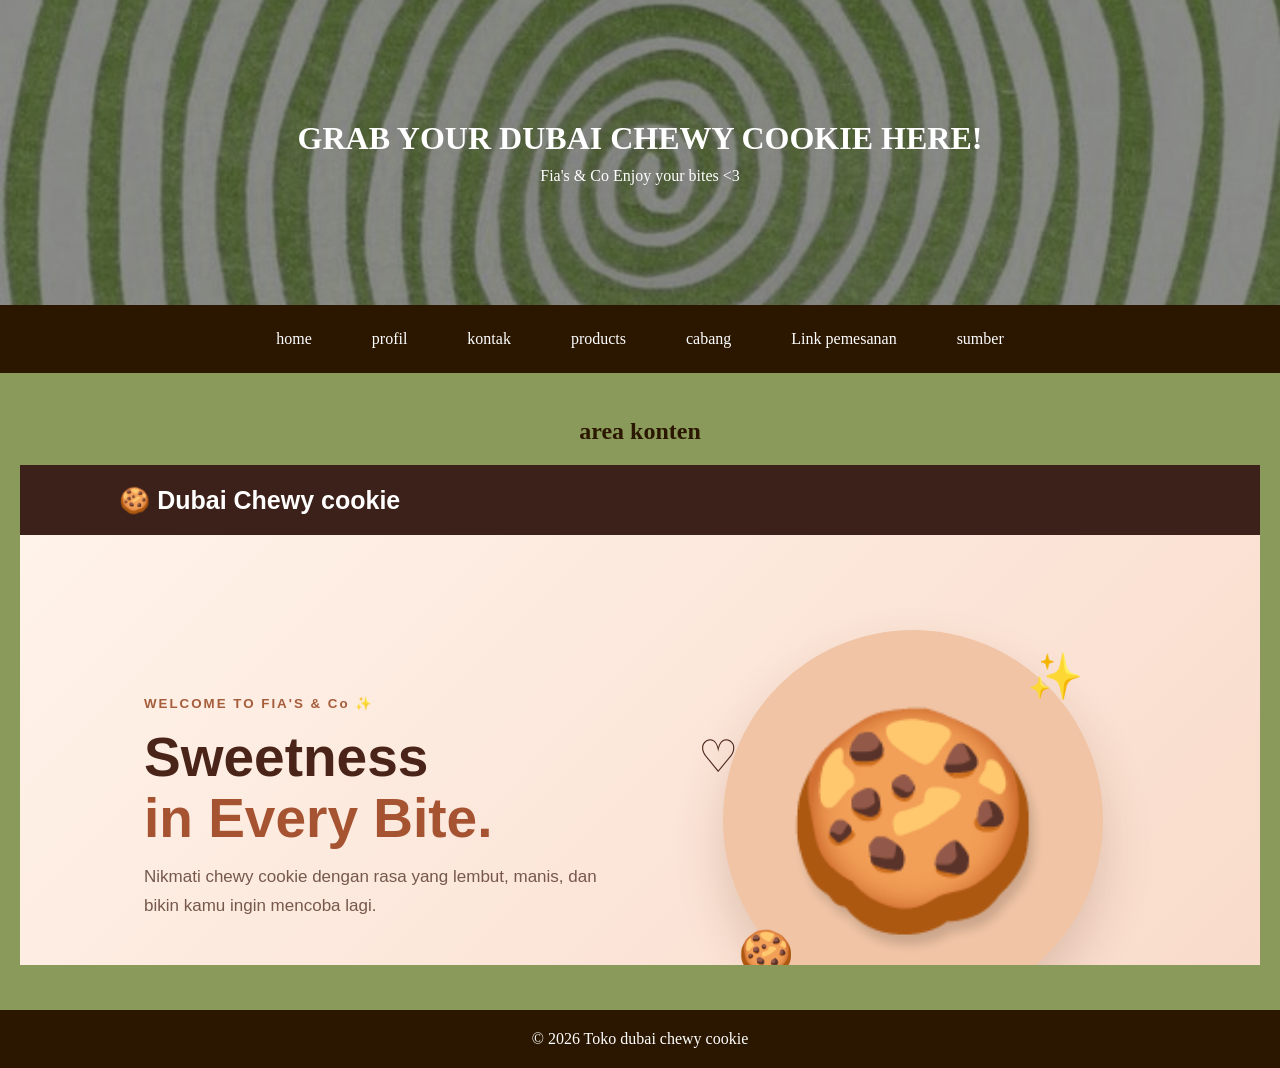
<file: index.html>
<html>
<head>
   <title>.::DUBAI CHEWY'S HERE! ::.</title>

   <!--Menghubungkan CSS -->
   <link rel="stylesheet" href=" style.css">
  
  </head>
  <body> 

     <!-- HEADER -->
    <header>
      <h1>GRAB YOUR DUBAI CHEWY COOKIE HERE!</h1>
      <p>Fia's & Co
        Enjoy your bites <3 </p>
     </header>

    <!-- MENU NAVIGASI -->
    <nav>
       <a href="home.html" target="konten">home</a>
       <a href="profil.html" target="konten">profil</a>
       <a href="kontak.html" target="konten">kontak</a>
       <a href="products.html" target="konten">products</a>
       <a href="cabang.html" target="konten">cabang</a>
       <a href="Link pemesanan.html" target="konten">Link pemesanan</a>
       <a href="sumber.html" target="konten">sumber</a>

    </nav>


    <!-- KONTEN -->
   <main>
    <h2>area konten</h2>
   <iframe
      src="home.html"
      name="konten"
      title="area konten website">
   </iframe>
    </main>

    <!-- FOOTER -->
    <footer>
    <p>© 2026 Toko dubai chewy cookie</p>
    </footer>

 
  </body>
  </html>
</file>
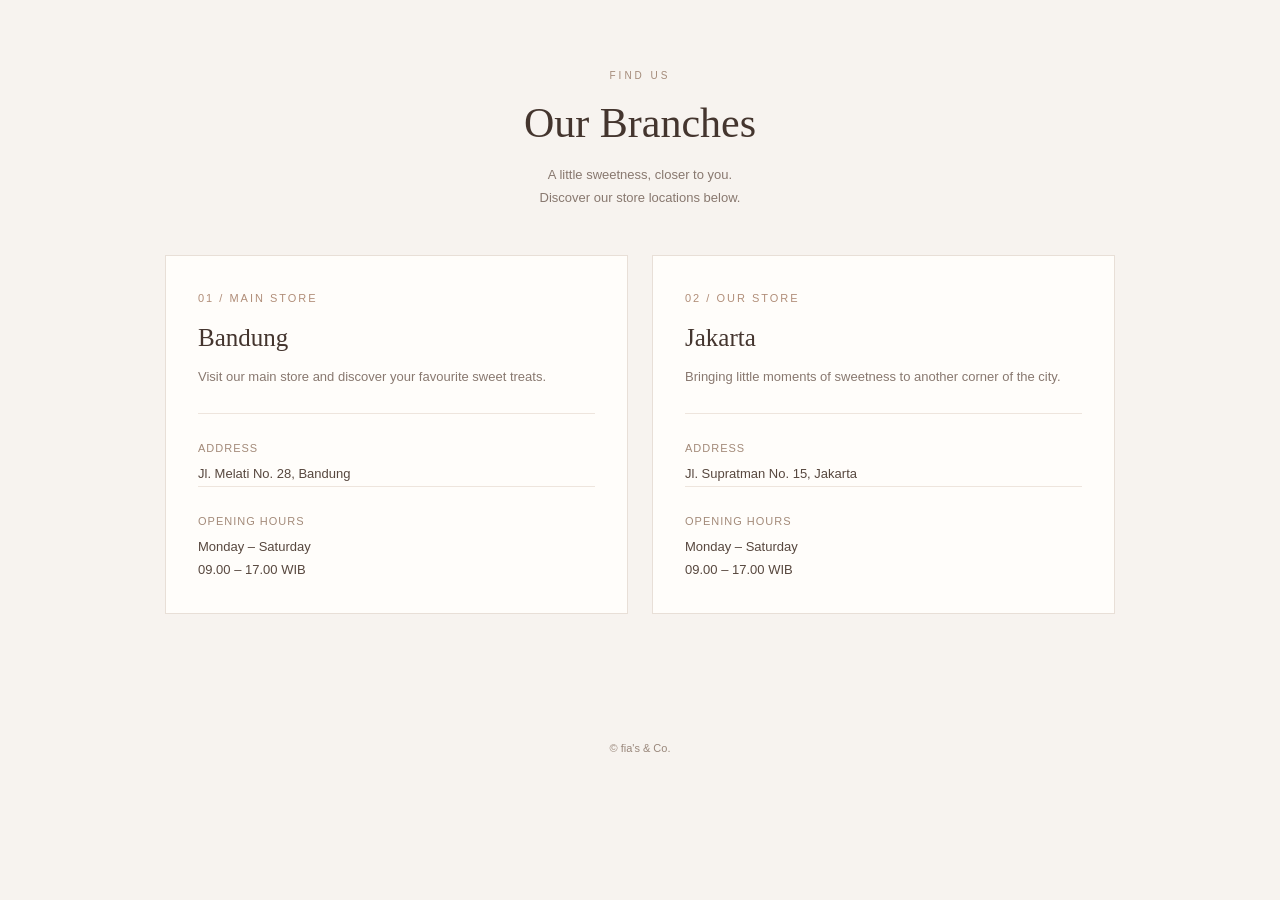
<file: cabang.html>
<!DOCTYPE html>
<html lang="id">
<head>
<meta charset="UTF-8">
<meta name="viewport" content="width=device-width, initial-scale=1.0">

<title>Cabang | fia's & Co</title>

<style>
* {
    box-sizing: border-box;
}

body {
    margin: 0;
    font-family: Georgia, serif;
    background: #f7f3ef;
    color: #44352e;
}

/* NAVBAR */
nav {
    background: #191715;
    padding: 22px 15px;
    display: flex;
    justify-content: center;
    align-items: center;
    gap: 38px;
    flex-wrap: wrap;
}

nav a {
    color: #f8f4f0;
    text-decoration: none;
    font-size: 14px;
    transition: color 0.3s;
}

nav a:hover {
    color: #c9aa97;
}

/* MAIN SECTION */
.branch-section {
    padding: 65px 8%;
    min-height: 80vh;
}

.section-heading {
    text-align: center;
    margin-bottom: 45px;
}

.section-heading span {
    font-family: Arial, sans-serif;
    font-size: 10px;
    letter-spacing: 3px;
    color: #a38a79;
}

.section-heading h1 {
    font-size: 42px;
    font-weight: normal;
    margin: 16px 0;
}

.section-heading p {
    font-family: Arial, sans-serif;
    font-size: 13px;
    line-height: 1.8;
    color: #88786f;
}

/* BRANCH LAYOUT */
.branch-container {
    max-width: 950px;
    margin: auto;
    display: grid;
    grid-template-columns: repeat(2, 1fr);
    gap: 24px;
}

/* BRANCH CARD */
.branch-card {
    background: #fffdfa;
    padding: 32px;
    border: 1px solid #e8dfd7;
    transition: transform 0.3s, border-color 0.3s;
}

.branch-card:hover {
    transform: translateY(-4px);
    border-color: #c9ad9b;
}

.branch-number {
    font-family: Arial, sans-serif;
    font-size: 11px;
    letter-spacing: 2px;
    color: #b18e79;
}

.branch-card h2 {
    font-size: 25px;
    font-weight: normal;
    margin: 18px 0 12px;
}

.branch-card .description {
    font-family: Arial, sans-serif;
    font-size: 13px;
    line-height: 1.8;
    color: #88786f;
    margin-bottom: 25px;
}

.branch-detail {
    padding-top: 17px;
    border-top: 1px solid #eee5dd;
}

.branch-detail h3 {
    font-family: Arial, sans-serif;
    font-size: 11px;
    letter-spacing: 1px;
    font-weight: normal;
    color: #a38a79;
    margin-bottom: 8px;
}

.branch-detail p {
    font-family: Arial, sans-serif;
    font-size: 13px;
    line-height: 1.8;
    color: #57473e;
    margin: 0;
}

/* FOOTER */
footer {
    text-align: center;
    padding: 22px;
    font-family: Arial, sans-serif;
    font-size: 11px;
    color: #99877b;
}

/* RESPONSIVE */
@media screen and (max-width: 650px) {
    nav {
        gap: 17px;
        padding: 18px 10px;
    }

    nav a {
        font-size: 12px;
    }

    .branch-section {
        padding: 45px 6%;
    }

    .section-heading h1 {
        font-size: 34px;
    }

    .branch-container {
        grid-template-columns: 1fr;
    }

    .branch-card {
        padding: 25px;
    }
}
</style>
</head>

<body>

<!-- CABANG TOKO -->
<section class="branch-section">

    <div class="section-heading">
        <span>FIND US</span>
        <h1>Our Branches</h1>
        <p>
            A little sweetness, closer to you.
            <br>
            Discover our store locations below.
        </p>
    </div>

    <div class="branch-container">

        <div class="branch-card">
            <span class="branch-number">01 / MAIN STORE</span>

            <h2>Bandung</h2>

            <p class="description">
                Visit our main store and discover
                your favourite sweet treats.
            </p>

            <div class="branch-detail">
                <h3>ADDRESS</h3>
                <p>Jl. Melati No. 28, Bandung</p>
            </div>

            <div class="branch-detail">
                <h3>OPENING HOURS</h3>
                <p>Monday – Saturday</p>
                <p>09.00 – 17.00 WIB</p>
            </div>
        </div>

        <div class="branch-card">
            <span class="branch-number">02 / OUR STORE</span>

            <h2>Jakarta</h2>

            <p class="description">
                Bringing little moments of sweetness
                to another corner of the city.
            </p>

            <div class="branch-detail">
                <h3>ADDRESS</h3>
                <p>Jl. Supratman No. 15, Jakarta</p>
            </div>

            <div class="branch-detail">
                <h3>OPENING HOURS</h3>
                <p>Monday – Saturday</p>
                <p>09.00 – 17.00 WIB</p>
            </div>
        </div>

    </div>
</section>

<footer>
    © fia's &amp; Co.
</footer>

</body>
</html>
</file>
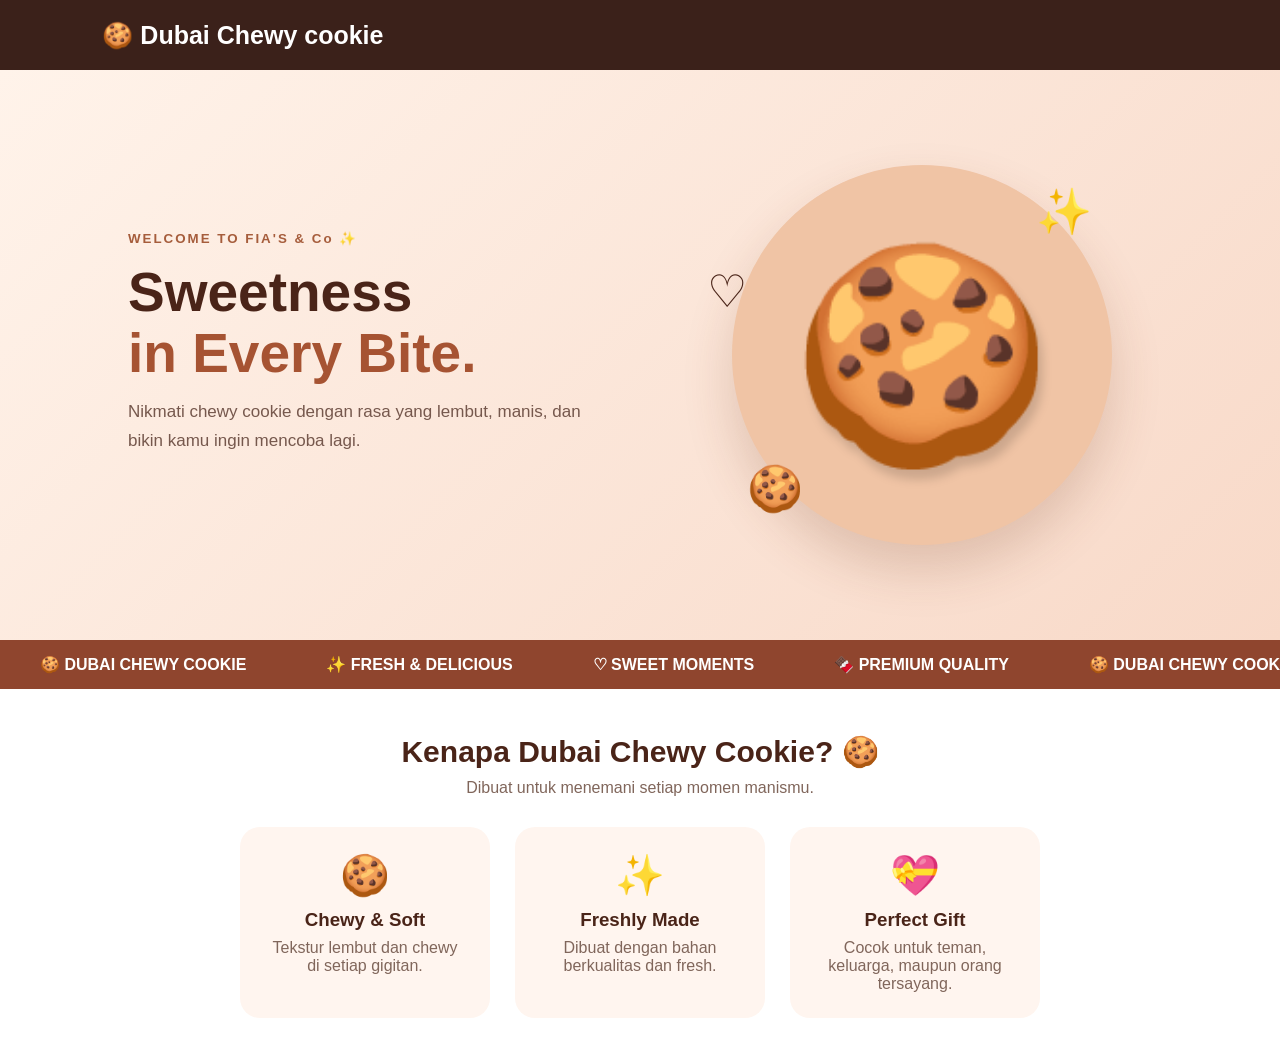
<file: home.html>
<!DOCTYPE html>
<html lang="id">
<head>
<meta charset="UTF-8">
<meta name="viewport" content="width=device-width, initial-scale=1.0">

<title>Dubai Chewy cookie</title>

<style>

* {
    margin: 0;
    padding: 0;
    box-sizing: border-box;
}

body {
    font-family: Arial, sans-serif;
    background: #fff8f3;
    color: #4a2418;
}

/* ================= NAVBAR ================= */

nav {
    height: 70px;
    display: flex;
    align-items: center;
    justify-content: space-between;
    padding: 0 8%;
    background: #3b211a;
    color: white;
}

.logo {
    font-size: 25px;
    font-weight: bold;
}

nav a {
    color: white;
    text-decoration: none;
    margin-left: 25px;
    font-size: 15px;
    transition: .3s;
}

nav a:hover {
    color: #ffcba8;
}


/* ================= HERO ================= */

.hero {
    min-height: 570px;
    display: flex;
    align-items: center;
    justify-content: space-between;
    padding: 60px 10%;
    overflow: hidden;
    background: linear-gradient(
        135deg,
        #fff3ea,
        #f8d9c8
    );
}

.hero-text {
    width: 48%;
    animation: masuk 1s ease;
}

.hero-text small {
    color: #a65d3c;
    font-weight: bold;
    letter-spacing: 2px;
}

.hero-text h1 {
    font-size: 55px;
    line-height: 1.1;
    margin: 15px 0;
}

.hero-text h1 span {
    color: #a65332;
}

.hero-text p {
    font-size: 17px;
    line-height: 1.7;
    color: #76584d;
    margin-bottom: 25px;
}

.btn {
    display: inline-block;
    padding: 14px 28px;
    border-radius: 30px;
    background: #8f452e;
    color: white;
    text-decoration: none;
    font-weight: bold;
    transition: .3s;
}

.btn:hover {
    transform: translateY(-4px);
    background: #69301f;
    box-shadow: 0 8px 20px rgba(100,50,30,.25);
}


/* ================= ILUSTRASI ================= */

.hero-image {
    width: 45%;
    display: flex;
    justify-content: center;
}

.cookie {
    width: 380px;
    height: 380px;
    border-radius: 50%;
    background: #f0c4a5;
    display: flex;
    align-items: center;
    justify-content: center;
    position: relative;
    animation: mengambang 3s ease-in-out infinite;
    box-shadow: 0 25px 50px rgba(120,60,30,.2);
}

/* cookie */

.cookie::before {
    content: "🍪";
    font-size: 210px;
    filter: drop-shadow(5px 10px 5px rgba(0,0,0,.15));
}

/* dekorasi */

.emoji {
    position: absolute;
    font-size: 45px;
}

.e1 {
    top: 20px;
    right: 20px;
}

.e2 {
    bottom: 30px;
    left: 15px;
}

.e3 {
    top: 100px;
    left: -25px;
}


/* ================= PROMO ================= */

.promo {
    padding: 45px 8%;
    text-align: center;
    background: white;
}

.promo h2 {
    font-size: 30px;
    margin-bottom: 10px;
}

.promo p {
    color: #80665b;
}

.promo-container {
    display: flex;
    justify-content: center;
    gap: 25px;
    margin-top: 30px;
    flex-wrap: wrap;
}

.promo-card {
    width: 250px;
    padding: 25px;
    border-radius: 20px;
    background: #fff5ef;
    transition: .4s;
}

.promo-card:hover {
    transform: translateY(-8px);
}

.promo-card .icon {
    font-size: 40px;
    margin-bottom: 10px;
}

.promo-card h3 {
    margin-bottom: 8px;
}


/* ================= SLIDER ================= */

.slider {
    width: 100%;
    overflow: hidden;
    background: #8f452e;
    color: white;
    padding: 15px 0;
}

.slider-track {
    display: flex;
    width: max-content;
    animation: geser 18s linear infinite;
}

.slider-track span {
    font-size: 16px;
    font-weight: bold;
    margin: 0 40px;
}


/* ================= ANIMASI ================= */

@keyframes mengambang {

    0%,100% {
        transform: translateY(0);
    }

    50% {
        transform: translateY(-18px);
    }

}

@keyframes geser {

    from {
        transform: translateX(0);
    }

    to {
        transform: translateX(-50%);
    }

}

@keyframes masuk {

    from {
        opacity: 0;
        transform: translateX(-40px);
    }

    to {
        opacity: 1;
        transform: translateX(0);
    }

}


/* ================= MOBILE ================= */

@media (max-width: 768px) {

    nav {
        padding: 0 5%;
    }

    nav a {
        margin-left: 8px;
        font-size: 12px;
    }

    .hero {
        flex-direction: column;
        text-align: center;
        padding: 50px 7%;
    }

    .hero-text {
        width: 100%;
    }

    .hero-text h1 {
        font-size: 40px;
    }

    .hero-image {
        width: 100%;
        margin-top: 40px;
    }

    .cookie {
        width: 280px;
        height: 280px;
    }

    .cookie::before {
        font-size: 150px;
    }

}

</style>
</head>


<body>


<!-- NAVBAR -->

<nav>

    <div class="logo">
        🍪 Dubai Chewy cookie
    </div>

</nav>


<!-- HERO -->

<section class="hero">

    <div class="hero-text">

        <small>WELCOME TO FIA'S & Co ✨</small>

        <h1>
            Sweetness<br>
            <span>in Every Bite.</span>
        </h1>

        <p>
            Nikmati chewy cookie dengan rasa yang
            lembut, manis, dan bikin kamu ingin
            mencoba lagi.
        </p>

        
    </div>


    <!-- ILUSTRASI PRODUK -->

    <div class="hero-image">

        <div class="cookie">

            <div class="emoji e1">✨</div>
            <div class="emoji e2">🍪</div>
            <div class="emoji e3">♡</div>

        </div>

    </div>

</section>


<!-- TEKS BERGERAK -->

<div class="slider">

    <div class="slider-track">

        <span>🍪 DUBAI CHEWY COOKIE</span>
        <span>✨ FRESH & DELICIOUS</span>
        <span>♡ SWEET MOMENTS</span>
        <span>🍫 PREMIUM QUALITY</span>

        <span>🍪 DUBAI CHEWY COOKIE</span>
        <span>✨ FRESH & DELICIOUS</span>
        <span>♡ SWEET MOMENTS</span>
        <span>🍫 PREMIUM QUALITY</span>

    </div>

</div>


<!-- KEUNGGULAN -->

<section class="promo">

    <h2>Kenapa Dubai Chewy Cookie? 🍪</h2>

    <p>
        Dibuat untuk menemani setiap momen manismu.
    </p>


    <div class="promo-container">

        <div class="promo-card">

            <div class="icon">🍪</div>

            <h3>Chewy & Soft</h3>

            <p>
                Tekstur lembut dan chewy
                di setiap gigitan.
            </p>

        </div>


        <div class="promo-card">

            <div class="icon">✨</div>

            <h3>Freshly Made</h3>

            <p>
                Dibuat dengan bahan
                berkualitas dan fresh.
            </p>

        </div>


        <div class="promo-card">

            <div class="icon">💝</div>

            <h3>Perfect Gift</h3>

            <p>
                Cocok untuk teman,
                keluarga, maupun orang tersayang.
            </p>

        </div>

    </div>

</section>


</body>
</html>
</file>
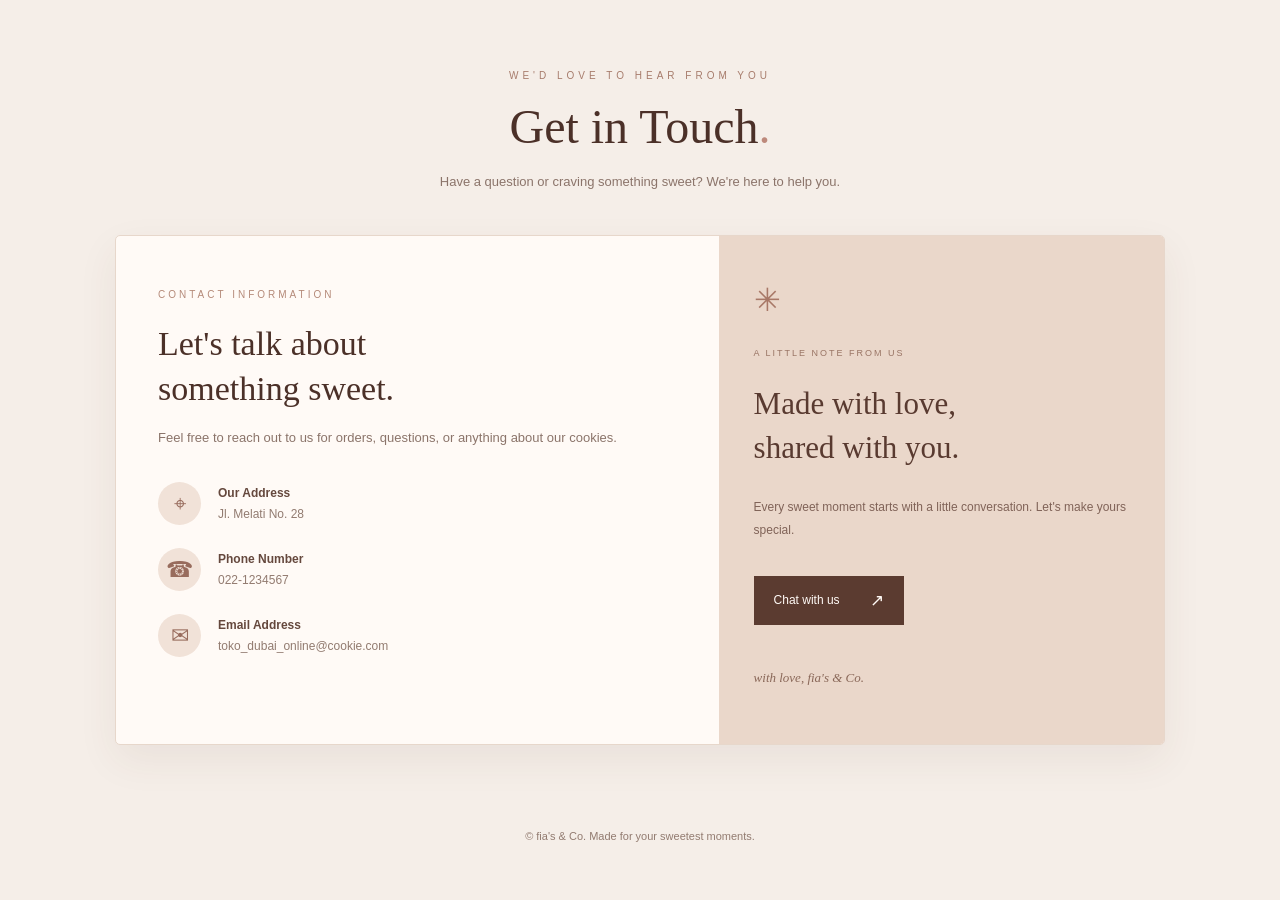
<file: kontak.html>
<!DOCTYPE html>
<html lang="id">
<head>
    <meta charset="UTF-8">
    <meta name="viewport" content="width=device-width, initial-scale=1.0">
    <title>Contact | fia's & Co</title>

    <style>
        * {
            box-sizing: border-box;
        }

        body {
            margin: 0;
            font-family: Georgia, serif;
            background: #f5eee8;
            color: #4b3028;
        }

        /* NAVBAR */
        nav {
            background: #171412;
            padding: 23px 15px;
            display: flex;
            justify-content: center;
            align-items: center;
            flex-wrap: wrap;
            gap: 35px;
        }

        nav a {
            color: #fffaf6;
            text-decoration: none;
            font-size: 14px;
            transition: 0.3s;
        }

        nav a:hover {
            color: #d8b39f;
        }

        /* CONTACT SECTION */
        .contact-section {
            padding: 65px 7%;
            min-height: 85vh;
        }

        .contact-heading {
            text-align: center;
            margin-bottom: 42px;
        }

        .contact-label {
            font-family: Arial, sans-serif;
            font-size: 10px;
            letter-spacing: 4px;
            color: #a77c6c;
        }

        .contact-heading h1 {
            font-size: 48px;
            font-weight: normal;
            margin: 16px 0;
        }

        .contact-heading h1 span {
            color: #bd897b;
        }

        .contact-heading p {
            font-family: Arial, sans-serif;
            font-size: 13px;
            color: #8b746a;
            line-height: 1.8;
        }

        /* CONTACT CARD */
        .contact-card {
            max-width: 1050px;
            margin: auto;
            display: grid;
            grid-template-columns: 1.15fr 0.85fr;
            background: #fffaf6;
            border: 1px solid #e7d7cb;
            border-radius: 5px;
            overflow: hidden;
            box-shadow: 0 15px 40px rgba(83, 53, 39, 0.07);
        }

        .contact-info {
            padding: 48px 42px;
        }

        .small-title {
            font-family: Arial, sans-serif;
            font-size: 10px;
            letter-spacing: 3px;
            color: #b58a79;
        }

        .contact-info h2 {
            font-size: 34px;
            font-weight: normal;
            line-height: 1.3;
            margin: 20px 0 15px;
        }

        .contact-desc {
            font-family: Arial, sans-serif;
            font-size: 13px;
            line-height: 1.9;
            color: #8b746a;
            margin-bottom: 32px;
        }

        /* CONTACT DETAILS */
        .contact-item {
            display: flex;
            align-items: center;
            gap: 17px;
            margin-top: 23px;
        }

        .contact-icon {
            width: 43px;
            height: 43px;
            flex-shrink: 0;
            display: flex;
            justify-content: center;
            align-items: center;
            border-radius: 50%;
            background: #f1e2d8;
            color: #986c5d;
            font-size: 22px;
        }

        .contact-item h3 {
            font-family: Arial, sans-serif;
            font-size: 12px;
            margin: 0 0 7px;
            color: #65483d;
        }

        .contact-item p {
            font-family: Arial, sans-serif;
            font-size: 12px;
            color: #927b70;
            margin: 0;
            overflow-wrap: anywhere;
        }

        /* RIGHT SIDE */
        .contact-note {
            background: #ead7ca;
            padding: 45px 35px;
            display: flex;
            flex-direction: column;
            justify-content: center;
            align-items: flex-start;
        }

        .note-star {
            font-size: 32px;
            color: #a87867;
            margin-bottom: 20px;
        }

        .note-label {
            font-family: Arial, sans-serif;
            font-size: 9px;
            letter-spacing: 2px;
            color: #997464;
        }

        .contact-note h2 {
            font-size: 31px;
            font-weight: normal;
            line-height: 1.4;
            margin: 15px 0;
            color: #593a30;
        }

        .contact-note .note-desc {
            font-family: Arial, sans-serif;
            font-size: 12px;
            line-height: 1.9;
            color: #806358;
        }

        /* WHATSAPP BUTTON */
        .contact-button {
            display: inline-flex;
            align-items: center;
            justify-content: space-between;
            gap: 30px;
            margin-top: 22px;
            padding: 14px 20px;
            background: #5b3b30;
            color: #fffaf6;
            text-decoration: none;
            font-family: Arial, sans-serif;
            font-size: 12px;
            transition: 0.3s ease;
        }

        .contact-button:hover {
            background: #8d6251;
            transform: translateY(-3px);
        }

        .contact-button span {
            font-size: 17px;
        }

        .brand-signature {
            margin-top: 45px;
            font-size: 13px;
            font-style: italic;
            color: #8a6859;
        }

        /* FOOTER */
        footer {
            text-align: center;
            padding: 20px;
            font-family: Arial, sans-serif;
            font-size: 11px;
            color: #927b70;
        }

        /* MOBILE */
        @media screen and (max-width: 700px) {
            nav {
                gap: 16px;
            }

            nav a {
                font-size: 12px;
            }

            .contact-section {
                padding: 45px 5%;
            }

            .contact-heading h1 {
                font-size: 37px;
            }

            .contact-card {
                grid-template-columns: 1fr;
            }

            .contact-info,
            .contact-note {
                padding: 32px 25px;
            }

            .contact-info h2 {
                font-size: 29px;
            }

            .contact-note h2 {
                font-size: 27px;
            }
        }
    </style>
</head>

<body>

   
    <!-- CONTACT CONTENT -->
    <section class="contact-section">

        <div class="contact-heading">
            <span class="contact-label">
                WE'D LOVE TO HEAR FROM YOU
            </span>

            <h1>Get in Touch<span>.</span></h1>

            <p>
                Have a question or craving something sweet?
                We're here to help you.
            </p>
        </div>

        <div class="contact-card">

            <!-- CONTACT INFORMATION -->
            <div class="contact-info">

                <span class="small-title">
                    CONTACT INFORMATION
                </span>

                <h2>
                    Let's talk about<br>
                    something sweet.
                </h2>

                <p class="contact-desc">
                    Feel free to reach out to us for orders,
                    questions, or anything about our cookies.
                </p>

                <div class="contact-item">
                    <div class="contact-icon">⌖</div>
                    <div>
                        <h3>Our Address</h3>
                        <p>Jl. Melati No. 28</p>
                    </div>
                </div>

                <div class="contact-item">
                    <div class="contact-icon">☎</div>
                    <div>
                        <h3>Phone Number</h3>
                        <p>022-1234567</p>
                    </div>
                </div>

                <div class="contact-item">
                    <div class="contact-icon">✉</div>
                    <div>
                        <h3>Email Address</h3>
                        <p>toko_dubai_online@cookie.com</p>
                    </div>
                </div>

            </div>

            <!-- DECORATIVE PANEL -->
            <div class="contact-note">

                <span class="note-star">✳</span>

                <p class="note-label">
                    A LITTLE NOTE FROM US
                </p>

                <h2>
                    Made with love,<br>
                    shared with you.
                </h2>

                <p class="note-desc">
                    Every sweet moment starts with a little
                    conversation. Let's make yours special.
                </p>

                <a class="contact-button"
                   href="https://wa.me/62XXXXXXXXXX"
                   target="_blank"
                   rel="noopener noreferrer">
                    Chat with us <span>↗</span>
                </a>

                <p class="brand-signature">
                    with love, fia's &amp; Co.
                </p>

            </div>

        </div>
    </section>

    <footer>
        © fia's &amp; Co. Made for your sweetest moments.
    </footer>

</body>
</html>
</file>
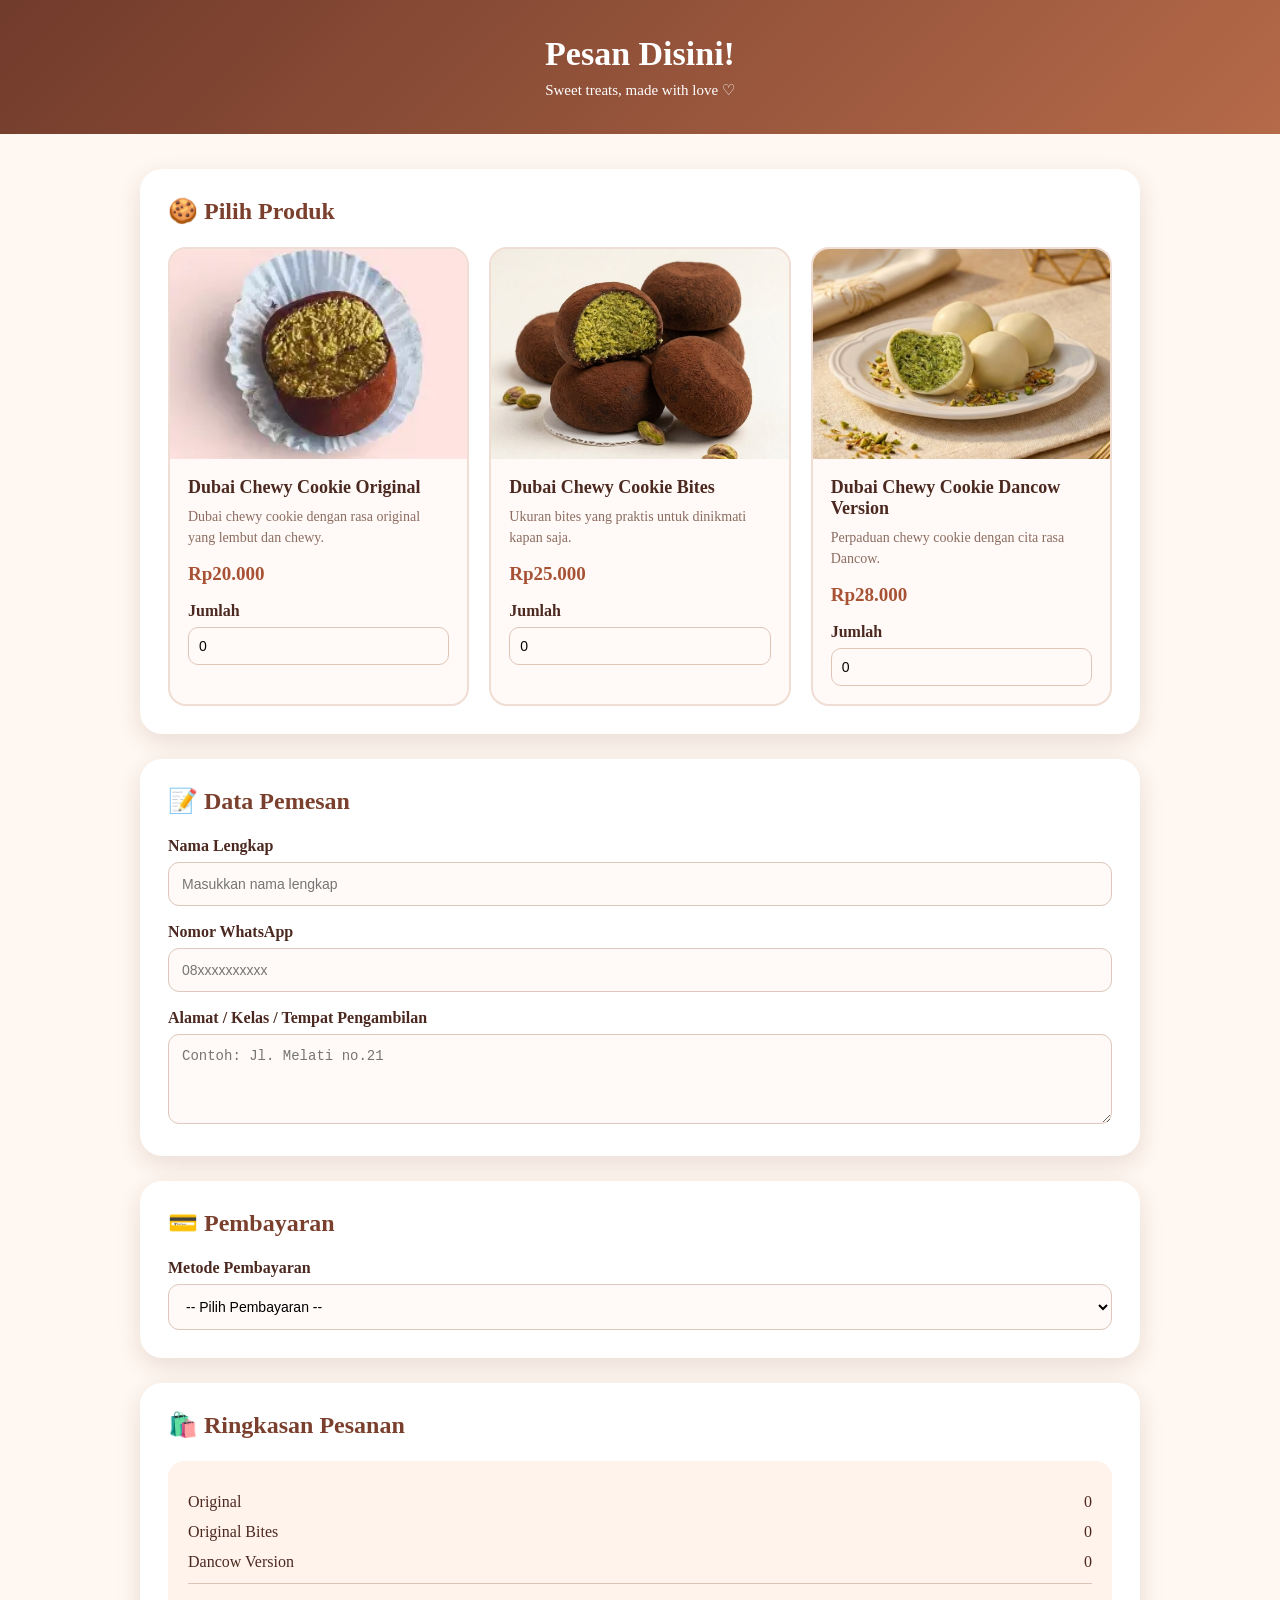
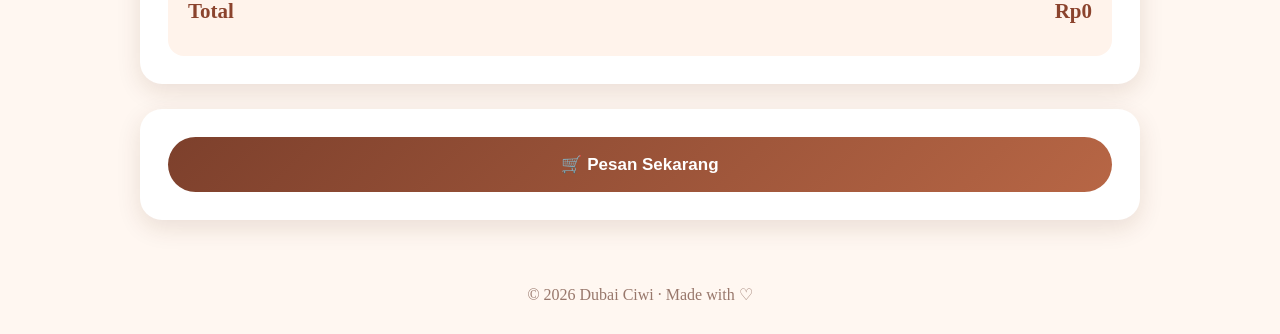
<file: Link pemesanan.html>
<!DOCTYPE html>
<html lang="id">
<head>

<meta charset="UTF-8">
<meta name="viewport" content="width=device-width, initial-scale=1.0">

<title>Order - Pesan Disini!</title>

<style>

* {
    box-sizing: border-box;
    margin: 0;
    padding: 0;
}

body {
    font-family: Times New Roman, sans-serif;
    background: #fff7f1;
    color: #4b2920;
}


/* ================= HEADER ================= */

.header {
    background: linear-gradient(135deg, #713b2b, #b56a49);
    color: white;
    text-align: center;
    padding: 35px 20px;
}

.header h1 {
    font-size: 34px;
    margin-bottom: 8px;
}

.header p {
    font-size: 15px;
}


/* ================= CONTAINER ================= */

.container {
    width: 92%;
    max-width: 1000px;
    margin: 35px auto;
}


/* ================= CARD ================= */

.card {
    background: white;
    border-radius: 22px;
    padding: 28px;
    margin-bottom: 25px;
    box-shadow: 0 8px 25px rgba(80,40,20,0.12);
}

.card h2 {
    color: #7b402d;
    margin-bottom: 22px;
}


/* ================= PRODUK ================= */

.products {
    display: grid;
    grid-template-columns: repeat(3, 1fr);
    gap: 20px;
}

.product {
    border: 2px solid #f0ddd3;
    border-radius: 18px;
    overflow: hidden;
    background: #fffaf7;
    transition: 0.3s;
}

.product:hover {
    transform: translateY(-7px);
    box-shadow: 0 10px 25px rgba(80,40,20,0.15);
}


/* GAMBAR PRODUK */

.product img {
    width: 100%;
    height: 210px;
    object-fit: cover;
    display: block;
}


/* INFO PRODUK */

.product-info {
    padding: 18px;
}

.product-info h3 {
    font-size: 18px;
    margin-bottom: 8px;
}

.product-info p {
    font-size: 14px;
    color: #8c6c60;
    line-height: 1.5;
}

.price {
    color: #a75234;
    font-size: 19px;
    font-weight: bold;
    margin: 15px 0;
}


/* QUANTITY */

.quantity {
    width: 100%;
    padding: 10px;
    border: 1px solid #dfc5b8;
    border-radius: 10px;
}


/* ================= FORM ================= */

label {
    display: block;
    font-weight: bold;
    margin-top: 17px;
    margin-bottom: 7px;
}

input,
select,
textarea {
    width: 100%;
    padding: 13px;
    border: 1px solid #dec7bb;
    border-radius: 11px;
    background: #fffaf7;
    font-size: 14px;
}

textarea {
    height: 90px;
    resize: vertical;
}

input:focus,
select:focus,
textarea:focus {
    outline: none;
    border-color: #a85a3d;
}


/* ================= RINGKASAN ================= */

.summary {
    background: #fff3eb;
    padding: 20px;
    border-radius: 16px;
}

.summary-row {
    display: flex;
    justify-content: space-between;
    margin: 12px 0;
}

.total {
    border-top: 1px solid #ddc3b7;
    padding-top: 15px;
    font-size: 21px;
    font-weight: bold;
    color: #8b432d;
}


/* ================= BUTTON ================= */

.btn-order {
    width: 100%;
    padding: 17px;
    border: none;
    border-radius: 30px;
    background: linear-gradient(135deg, #7d402c, #b76645);
    color: white;
    font-size: 17px;
    font-weight: bold;
    cursor: pointer;
    transition: 0.3s;
}

.btn-order:hover {
    transform: translateY(-3px);
    box-shadow: 0 10px 25px rgba(100,50,30,0.2);
}


/* ================= FOOTER ================= */

.footer {
    text-align: center;
    padding: 30px;
    color: #98776b;
}


/* ================= MOBILE ================= */

@media (max-width: 750px) {

    .products {
        grid-template-columns: 1fr;
    }

    .header h1 {
        font-size: 28px;
    }

}

</style>

</head>


<body>


<!-- HEADER -->

<div class="header">

    <h1>Pesan Disini!</h1>

    <p>
        Sweet treats, made with love ♡
    </p>

</div>



<div class="container">


<!-- ================= PILIH PRODUK ================= -->

<div class="card">

    <h2>🍪 Pilih Produk</h2>


    <div class="products">


        <!-- PRODUK 1 -->

        <div class="product">

            <img
                src="img/gambar1.png"
                alt="Dubai Chewy Cookie Original"
            >

            <div class="product-info">

                <h3>
                    Dubai Chewy Cookie Original
                </h3>

                <p>
                    Dubai chewy cookie dengan
                    rasa original yang lembut dan
                    chewy.
                </p>

                <div class="price">
                    Rp20.000
                </div>

                <label>
                    Jumlah
                </label>

                <input
                    type="number"
                    id="original"
                    class="quantity"
                    value="0"
                    min="0"
                    onchange="hitungTotal()"
                >

            </div>

        </div>



        <!-- PRODUK 2 -->

        <div class="product">

            <img
                src="img/gambar2.jpg" 
                alt="Dubai Chewy Cookie Bites"
            >

            <div class="product-info">

                <h3>
                    Dubai Chewy Cookie
                     Bites
                </h3>

                <p>
                    Ukuran bites yang praktis
                    untuk dinikmati kapan saja.
                </p>

                <div class="price">
                    Rp25.000
                </div>

                <label>
                    Jumlah
                </label>

                <input
                    type="number"
                    id="bites"
                    class="quantity"
                    value="0"
                    min="0"
                    onchange="hitungTotal()"
                >

            </div>

        </div>



        <!-- PRODUK 3 -->

        <div class="product">

            <img
                src="img/gambar6.jpg" 
                alt="Dubai Chewy Cookie Dancow Version"
            >

            <div class="product-info">

                <h3>
                    Dubai Chewy Cookie
                    Dancow Version
                </h3>

                <p>
                    Perpaduan chewy cookie
                    dengan cita rasa Dancow.
                </p>

                <div class="price">
                    Rp28.000
                </div>

                <label>
                    Jumlah
                </label>

                <input
                    type="number"
                    id="dancow"
                    class="quantity"
                    value="0"
                    min="0"
                    onchange="hitungTotal()"
                >

            </div>

        </div>


    </div>

</div>



<!-- ================= DATA PEMBELI ================= -->

<div class="card">

    <h2>📝 Data Pemesan</h2>


    <label>
        Nama Lengkap
    </label>

    <input
        type="text"
        id="nama"
        placeholder="Masukkan nama lengkap"
    >


    <label>
        Nomor WhatsApp
    </label>

    <input
        type="tel"
        id="telepon"
        placeholder="08xxxxxxxxxx"
    >


    <label>
        Alamat / Kelas / Tempat Pengambilan
    </label>

    <textarea
        id="alamat"
        placeholder="Contoh: Jl. Melati no.21"
    ></textarea>

</div>



<!-- ================= PEMBAYARAN ================= -->

<div class="card">

    <h2>💳 Pembayaran</h2>


    <label>
        Metode Pembayaran
    </label>

    <select id="pembayaran">

        <option value="">
            -- Pilih Pembayaran --
        </option>

        <option value="QRIS">
            QRIS
        </option>

        <option value="Transfer Bank">
            Transfer Bank
        </option>

        <option value="Cash">
            Cash
        </option>

    </select>

</div>



<!-- ================= RINGKASAN ================= -->

<div class="card">

    <h2>🛍️ Ringkasan Pesanan</h2>


    <div class="summary">

        <div class="summary-row">

            <span>
                Original
            </span>

            <span id="originalText">
                0
            </span>

        </div>


        <div class="summary-row">

            <span>
                Original Bites
            </span>

            <span id="bitesText">
                0
            </span>

        </div>


        <div class="summary-row">

            <span>
                Dancow Version
            </span>

            <span id="dancowText">
                0
            </span>

        </div>


        <div class="summary-row total">

            <span>
                Total
            </span>

            <span id="totalText">
                Rp0
            </span>

        </div>

    </div>

</div>



<!-- ================= ORDER ================= -->

<div class="card">

    <button
        class="btn-order"
        onclick="kirimPesanan()"
    >

        🛒 Pesan Sekarang

    </button>

</div>


</div>



<div class="footer">

    © 2026 Dubai Ciwi · Made with ♡

</div>



<script>


/* ================= HARGA ================= */

const hargaOriginal = 20000;

const hargaBites = 20000;

const hargaDancow = 20000;



/* ================= HITUNG TOTAL ================= */

function hitungTotal() {

    let original =
        Number(document.getElementById("original").value);

    let bites =
        Number(document.getElementById("bites").value);

    let dancow =
        Number(document.getElementById("dancow").value);


    let total =
        (original * hargaOriginal) +
        (bites * hargaBites) +
        (dancow * hargaDancow);


    document.getElementById("originalText").innerText =
        original + " box";

    document.getElementById("bitesText").innerText =
        bites + " box";

    document.getElementById("dancowText").innerText =
        dancow + " box";


    document.getElementById("totalText").innerText =
        "Rp" + total.toLocaleString("id-ID");

}



/* ================= KIRIM WHATSAPP ================= */

function kirimPesanan() {


    let nama =
        document.getElementById("nama").value;

    let telepon =
        document.getElementById("telepon").value;

    let alamat =
        document.getElementById("alamat").value;

    let pembayaran =
        document.getElementById("pembayaran").value;


    let original =
        Number(document.getElementById("original").value);

    let bites =
        Number(document.getElementById("bites").value);

    let dancow =
        Number(document.getElementById("dancow").value);


    let total =
        (original * hargaOriginal) +
        (bites * hargaBites) +
        (dancow * hargaDancow);


    /* CEK DATA */

    if (
        nama === "" ||
        telepon === "" ||
        alamat === "" ||
        pembayaran === ""
    ) {

        alert(
            "Yuk lengkapi data pemesanan terlebih dahulu! 🍪"
        );

        return;

    }


    if (total === 0) {

        alert(
            "Pilih minimal satu produk ya! 🍪"
        );

        return;

    }


    /* NOMOR WHATSAPP ADMIN */

    let nomorAdmin = "6281234567890";


    /* PESAN */

    let pesan =
        "🍪 *PESANAN DUBAI CIWI*%0A" +
        "━━━━━━━━━━━━━━%0A%0A" +

        "👤 Nama: " + nama + "%0A" +
        "📱 WhatsApp: " + telepon + "%0A" +
        "📍 Alamat/Keterangan: " + alamat + "%0A%0A" +

        "🛍️ *PESANAN:*%0A" +

        "🍪 Original: " +
        original + " box%0A" +

        "🍪 Original Bites: " +
        bites + " box%0A" +

        "🍪 Dancow Version: " +
        dancow + " box%0A%0A" +

        "💳 Pembayaran: " +
        pembayaran + "%0A" +

        "💰 *TOTAL: Rp" +
        total.toLocaleString("id-ID") +
        "*%0A%0A" +

        "Terima kasih sudah memesan di Dubai Ciwi! ♡";


    let link =
        "https://wa.me/" +
        nomorAdmin +
        "?text=" +
        pesan;


    window.open(link, "_blank");

}

</script>


</body>
</html>
</file>
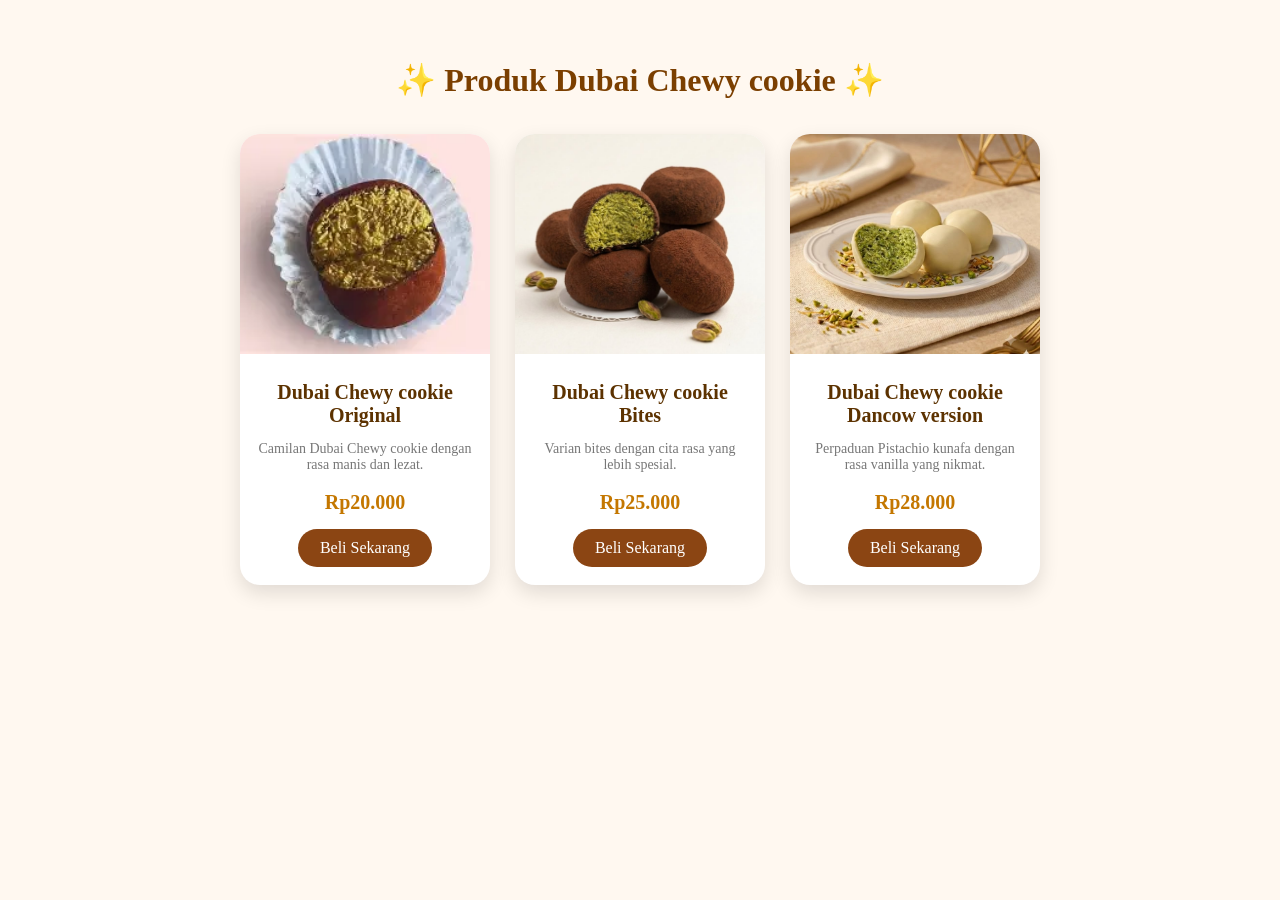
<file: products.html>
<!DOCTYPE html>
<html lang="id">
<head>
    <meta charset="UTF-8">
    <meta name="viewport" content="width=device-width, initial-scale=1.0">
    <title>Produk Dubai Ciwi</title>

    <style>
        body {
            font-family: Times New Roman, sans-serif;
            background: #fff8f0;
            margin: 0;
            padding: 40px;
        }

        h1 {
            text-align: center;
            color: #7b3f00;
            margin-bottom: 35px;
        }

        .produk-container {
            display: flex;
            justify-content: center;
            gap: 25px;
            flex-wrap: wrap;
        }

        .produk-card {
            width: 250px;
            background: white;
            border-radius: 20px;
            overflow: hidden;
            box-shadow: 0 8px 20px rgba(0,0,0,0.12);
            transition: 0.4s ease;
            text-align: center;
        }

        /* Card bergerak saat disentuh/diarahkan */
        .produk-card:hover {
            transform: translateY(-10px) scale(1.03);
            box-shadow: 0 15px 30px rgba(0,0,0,0.2);
        }

        .gambar-produk {
            width: 100%;
            height: 220px;
            object-fit: cover;
            transition: 0.5s ease;
        }

        /* Gambar ikut membesar */
        .produk-card:hover .gambar-produk {
            transform: scale(1.08);
        }

        .produk-info {
            padding: 18px;
        }

        .produk-info h2 {
            font-size: 20px;
            color: #5c3200;
            margin: 5px 0 10px;
        }

        .harga {
            font-size: 20px;
            font-weight: bold;
            color: #c47700;
            margin-bottom: 15px;
        }

        .deskripsi {
            font-size: 14px;
            color: #777;
            margin-bottom: 18px;
        }

        .btn-beli {
            display: inline-block;
            background: #8b4513;
            color: white;
            padding: 10px 22px;
            border-radius: 25px;
            text-decoration: none;
            transition: 0.3s;
        }

        .btn-beli:hover {
            background: #c47700;
            transform: scale(1.05);
        }
    </style>
</head>

<body>

    <h1>✨ Produk Dubai Chewy cookie ✨</h1>

    <div class="produk-container">

        <!-- PRODUK 1 -->
        <div class="produk-card">

            <img 
                src="img/gambar1.png" 
                class="gambar-produk"
                alt="Dubai Chewy cookie Original">

            <div class="produk-info">
                <h2>Dubai Chewy cookie Original</h2>

                <p class="deskripsi">
                    Camilan Dubai Chewy cookie dengan rasa manis dan lezat.
                </p>

                <div class="harga">
                    Rp20.000
                </div>

                <a href="#" class="btn-beli">
                    Beli Sekarang
                </a>
            </div>

        </div>


        <!-- PRODUK 2 -->
        <div class="produk-card">

            <img 
                src="img/gambar2.jpg" 
                class="gambar-produk"
                alt="Dubai Chewy cookie Bites">

            <div class="produk-info">
                <h2>Dubai Chewy cookie Bites</h2>

                <p class="deskripsi">
                    Varian bites dengan cita rasa yang lebih spesial.
                </p>

                <div class="harga">
                    Rp25.000
                </div>

                <a href="#" class="btn-beli">
                    Beli Sekarang
                </a>
            </div>

        </div>


       
 <!-- PRODUK 3 -->
        <div class="produk-card">

            <img 
                src="img/gambar6.jpg" 
                class="gambar-produk"
                alt="Dubai Chewy cookie Dancow version">

            <div class="produk-info">
                <h2>Dubai Chewy cookie Dancow version</h2>

                <p class="deskripsi">
                    Perpaduan Pistachio kunafa dengan rasa vanilla yang nikmat.
                </p>

                <div class="harga">
                    Rp28.000
                </div>

                <a href="#" class="btn-beli">
                    Beli Sekarang
                </a>
            </div>

        </div>

    </div>


</body>
</html>
</file>
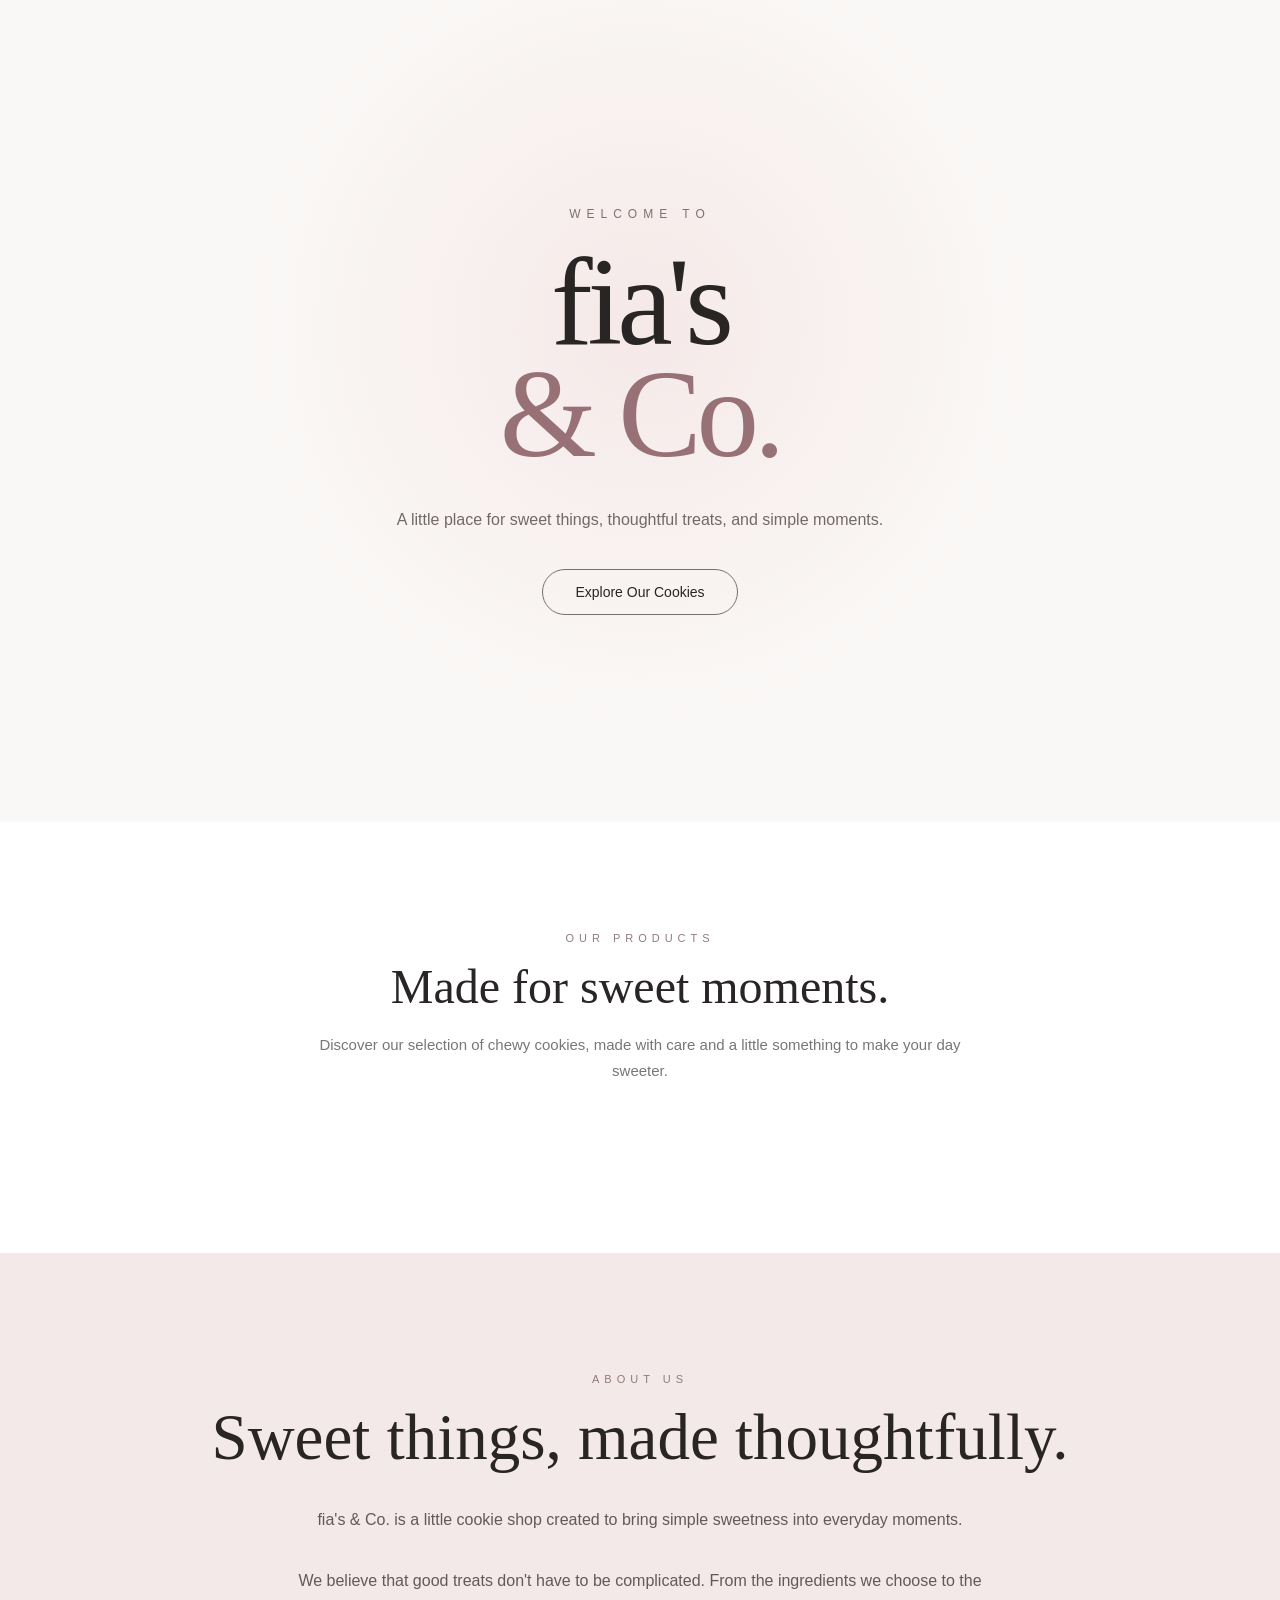
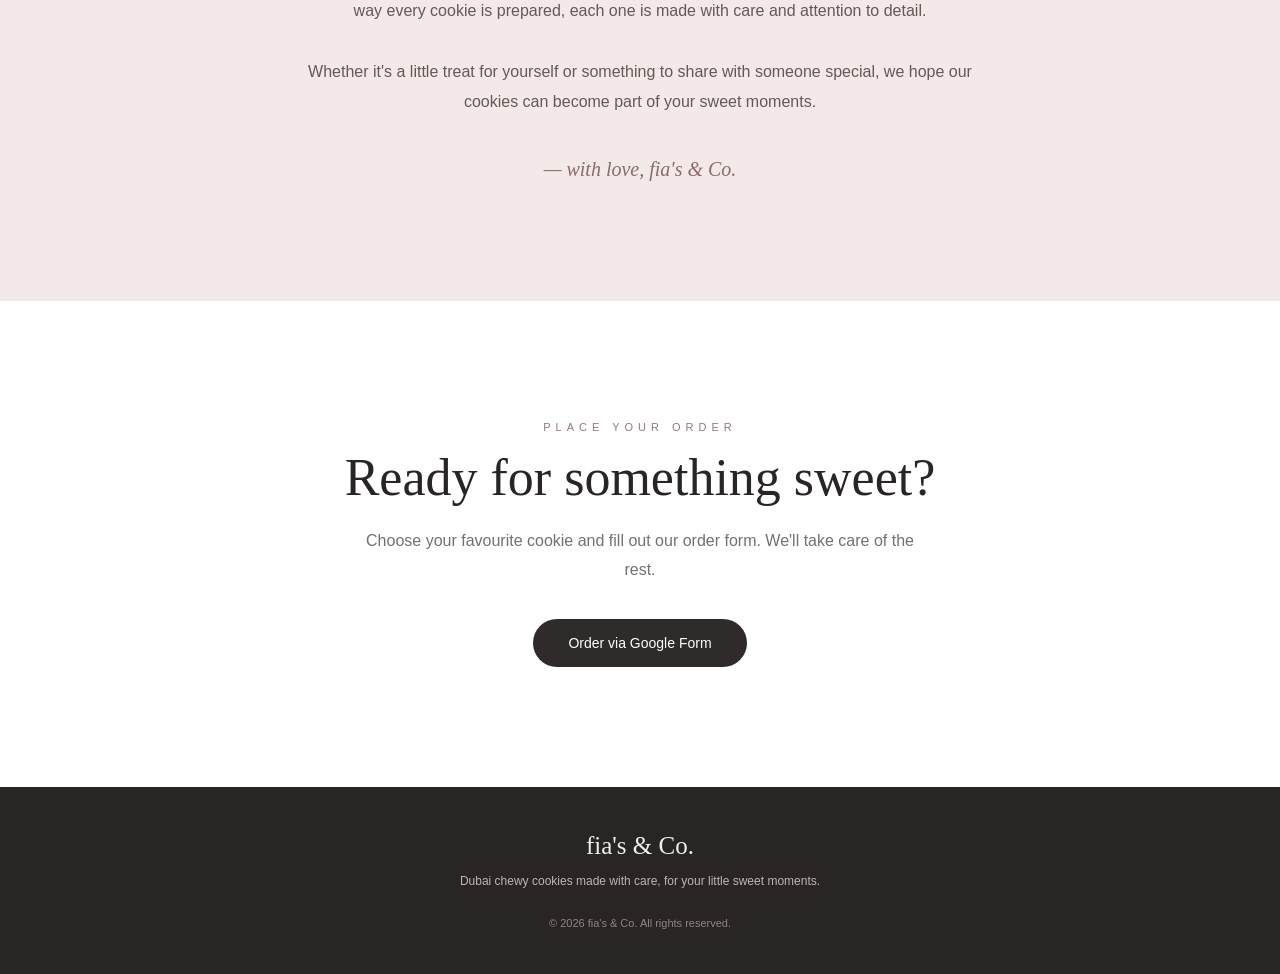
<file: profil.html>
<!DOCTYPE html>
<html lang="en">
<head>
    <meta charset="UTF-8">
    <meta name="viewport" content="width=device-width, initial-scale=1.0">

    <title>fia's & Co. — Dubai Chewy Cookies</title>

    <style>

        /* =========================
           BASIC
        ========================= */

        * {
            margin: 0;
            padding: 0;
            box-sizing: border-box;
            scroll-behavior: smooth;
        }

        body {
            font-family: Arial, Helvetica, sans-serif;
            background: #faf8f6;
            color: #292525;
        }

        a {
            text-decoration: none;
            color: inherit;
        }


        /* =========================
           NAVBAR
        ========================= */

        nav {
            width: 100%;
            height: 78px;

            display: flex;
            align-items: center;
            justify-content: space-between;

            padding: 0 7%;

            background: rgba(255,255,255,0.95);

            border-bottom: 1px solid #eee8e4;

            position: sticky;
            top: 0;
            z-index: 1000;
        }

        .logo {
            font-family: Georgia, serif;
            font-size: 28px;
            letter-spacing: -1px;
        }

        .nav-links {
            display: flex;
            gap: 35px;
            list-style: none;
        }

        .nav-links a {
            font-size: 14px;
            color: #4d4846;

            transition: 0.3s;
        }

        .nav-links a:hover {
            color: #9a7075;
        }


        /* =========================
           HOME
        ========================= */

        .hero {
            min-height: calc(100vh - 78px);

            display: flex;
            align-items: center;
            justify-content: center;

            text-align: center;

            padding: 80px 20px;

            background:
                radial-gradient(
                    circle at 50% 40%,
                    #f5e9e8 0%,
                    #faf8f6 48%,
                    #faf8f6 100%
                );
        }

        .hero-content {
            max-width: 780px;
        }

        .eyebrow {
            font-size: 12px;
            letter-spacing: 6px;
            text-transform: uppercase;
            color: #81706f;

            margin-bottom: 25px;
        }

        .hero h1 {
            font-family: Georgia, serif;

            font-size: clamp(65px, 10vw, 125px);

            line-height: 0.9;

            font-weight: normal;

            letter-spacing: -5px;

            margin-bottom: 35px;
        }

        .hero h1 span {
            display: block;
            color: #987176;
        }

        .hero-description {
            max-width: 580px;

            margin: 0 auto 35px;

            color: #716967;

            font-size: 16px;

            line-height: 1.8;
        }

        .main-button {
            display: inline-block;

            padding: 14px 32px;

            border: 1px solid #77706e;

            border-radius: 30px;

            font-size: 14px;

            transition: 0.3s;
        }

        .main-button:hover {
            background: #302b2b;
            color: white;
        }


        /* =========================
           PRODUCTS
        ========================= */

        .products {
            padding: 110px 7%;

            background: #ffffff;
        }

        .section-header {
            text-align: center;

            max-width: 650px;

            margin: 0 auto 60px;
        }

        .section-label {
            font-size: 11px;

            letter-spacing: 5px;

            text-transform: uppercase;

            color: #917a7b;

            margin-bottom: 15px;
        }

        .section-title {
            font-family: Georgia, serif;

            font-size: 48px;

            font-weight: normal;

            margin-bottom: 18px;
        }

        .section-description {
            color: #777;

            line-height: 1.7;

            font-size: 15px;
        }


        /* =========================
           PRODUCT GRID
        ========================= */

        .product-grid {
            max-width: 1150px;

            margin: auto;

            display: grid;

            grid-template-columns:
                repeat(3, 1fr);

            gap: 28px;
        }

        .product-card {
            background: #faf8f6;

            border: 1px solid #eee8e4;

            overflow: hidden;

            transition: 0.3s;
        }

        .product-card:hover {
            transform: translateY(-7px);

            box-shadow:
                0 15px 35px rgba(60,40,40,0.08);
        }

        .product-image {
            width: 100%;

            height: 330px;

            overflow: hidden;

            background: #eee6e2;

            display: flex;

            align-items: center;

            justify-content: center;
        }

        .product-image img {
            width: 100%;
            height: 100%;

            object-fit: cover;

            transition: 0.4s;
        }

        .product-card:hover
        .product-image img {
            transform: scale(1.04);
        }

        .image-placeholder {
            color: #8d8582;

            font-size: 13px;

            text-align: center;

            padding: 20px;
        }

        .product-info {
            padding: 28px 25px 30px;
        }

        .product-name {
            font-family: Georgia, serif;

            font-size: 24px;

            font-weight: normal;

            margin-bottom: 10px;
        }

        .product-description {
            color: #777;

            font-size: 14px;

            line-height: 1.7;

            margin-bottom: 22px;
        }

        .product-link {
            font-size: 13px;

            text-transform: uppercase;

            letter-spacing: 2px;

            color: #87676c;
        }


        /* =========================
           ABOUT
        ========================= */

        .about {
            padding: 120px 7%;

            background: #f3e9e8;
        }

        .about-container {
            max-width: 950px;

            margin: auto;

            text-align: center;
        }

        .about-title {
            font-family: Georgia, serif;

            font-size: clamp(42px, 6vw, 65px);

            font-weight: normal;

            margin-bottom: 30px;
        }

        .about-text {
            max-width: 700px;

            margin: auto;

            color: #625958;

            line-height: 1.9;

            font-size: 16px;
        }

        .about-signature {
            margin-top: 40px;

            font-family: Georgia, serif;

            font-style: italic;

            color: #896b70;

            font-size: 20px;
        }


        /* =========================
           ORDER
        ========================= */

        .order {
            padding: 120px 20px;

            text-align: center;

            background: #ffffff;
        }

        .order-box {
            max-width: 720px;

            margin: auto;
        }

        .order-title {
            font-family: Georgia, serif;

            font-size: 52px;

            font-weight: normal;

            margin-bottom: 20px;
        }

        .order-description {
            color: #74706e;

            line-height: 1.8;

            max-width: 580px;

            margin: 0 auto 35px;
        }

        .order-button {
            display: inline-block;

            background: #302b2b;

            color: white;

            padding: 16px 35px;

            border-radius: 30px;

            font-size: 14px;

            transition: 0.3s;
        }

        .order-button:hover {
            background: #87676c;

            transform: translateY(-2px);
        }


        /* =========================
           FOOTER
        ========================= */

        footer {
            padding: 45px 7%;

            background: #292525;

            color: #eee;

            text-align: center;
        }

        .footer-logo {
            font-family: Georgia, serif;

            font-size: 25px;

            margin-bottom: 12px;
        }

        .footer-text {
            font-size: 12px;

            color: #bdb6b4;

            line-height: 1.6;
        }

        .copyright {
            margin-top: 25px;

            font-size: 11px;

            color: #8e8785;
        }


        /* =========================
           MOBILE
        ========================= */

        @media (max-width: 800px) {

            nav {
                padding: 0 5%;

                height: 70px;
            }

            .logo {
                font-size: 23px;
            }

            .nav-links {
                gap: 15px;
            }

            .nav-links a {
                font-size: 12px;
            }

            .hero {
                min-height: calc(100vh - 70px);

                padding: 60px 20px;
            }

            .hero h1 {
                font-size: 70px;

                letter-spacing: -3px;
            }

            .product-grid {
                grid-template-columns: 1fr;

                max-width: 450px;
            }

            .products {
                padding: 80px 6%;
            }

            .section-title {
                font-size: 40px;
            }

            .about {
                padding: 90px 7%;
            }

            .order {
                padding: 90px 20px;
            }

            .order-title {
                font-size: 43px;
            }
        }


        @media (max-width: 480px) {

            .nav-links {
                gap: 10px;
            }

            .nav-links a {
                font-size: 11px;
            }

            .hero h1 {
                font-size: 58px;
            }

            .eyebrow {
                letter-spacing: 4px;
            }

        }

    </style>
</head>


<body>





<!-- =========================
     HOME
========================= -->

<section class="hero" id="home">

    <div class="hero-content">

        <div class="eyebrow">
            Welcome to
        </div>

        <h1>
            fia's
            <span>& Co.</span>
        </h1>

        <p class="hero-description">
            A little place for sweet things,
            thoughtful treats, and simple moments.
        </p>

        <a href="#products" class="main-button">
            Explore Our Cookies
        </a>

    </div>

</section>



<!-- =========================
     PRODUCTS
========================= -->

<section class="products" id="products">

    <div class="section-header">

        <div class="section-label">
            Our Products
        </div>

        <h2 class="section-title">
            Made for sweet moments.
        </h2>

        <p class="section-description">
            Discover our selection of chewy cookies,
            made with care and a little something
            to make your day sweeter.
        </p>

    </div>

</section>



<!-- =========================
     ABOUT
========================= -->

<section class="about" id="about">

    <div class="about-container">

        <div class="section-label">
            About Us
        </div>

        <h2 class="about-title">
            Sweet things,
            made thoughtfully.
        </h2>

        <p class="about-text">
            fia's & Co. is a little cookie shop
            created to bring simple sweetness
            into everyday moments.

            <br><br>

            We believe that good treats don't have
            to be complicated. From the ingredients
            we choose to the way every cookie is
            prepared, each one is made with care
            and attention to detail.

            <br><br>

            Whether it's a little treat for yourself
            or something to share with someone
            special, we hope our cookies can become
            part of your sweet moments.
        </p>

        <div class="about-signature">
            — with love, fia's & Co.
        </div>

    </div>

</section>



<!-- =========================
     ORDER
========================= -->

<section class="order" id="order">

    <div class="order-box">

        <div class="section-label">
            Place Your Order
        </div>

        <h2 class="order-title">
            Ready for something sweet?
        </h2>

        <p class="order-description">
            Choose your favourite cookie and
            fill out our order form. We'll take
            care of the rest.
        </p>


        <!--
        GANTI LINK DI BAWAH INI
        dengan link Google Form kamu.
        -->

        <a
            href="https://forms.google.com/"
            target="_blank"
            class="order-button"
        >
            Order via Google Form
        </a>

    </div>

</section>



<!-- =========================
     FOOTER
========================= -->

<footer>

    <div class="footer-logo">
        fia's & Co.
    </div>

    <p class="footer-text">
        Dubai chewy cookies made with care,
        for your little sweet moments.
    </p>

    <div class="copyright">
        © 2026 fia's & Co. All rights reserved.
    </div>

</footer>


</body>
</html>
</file>
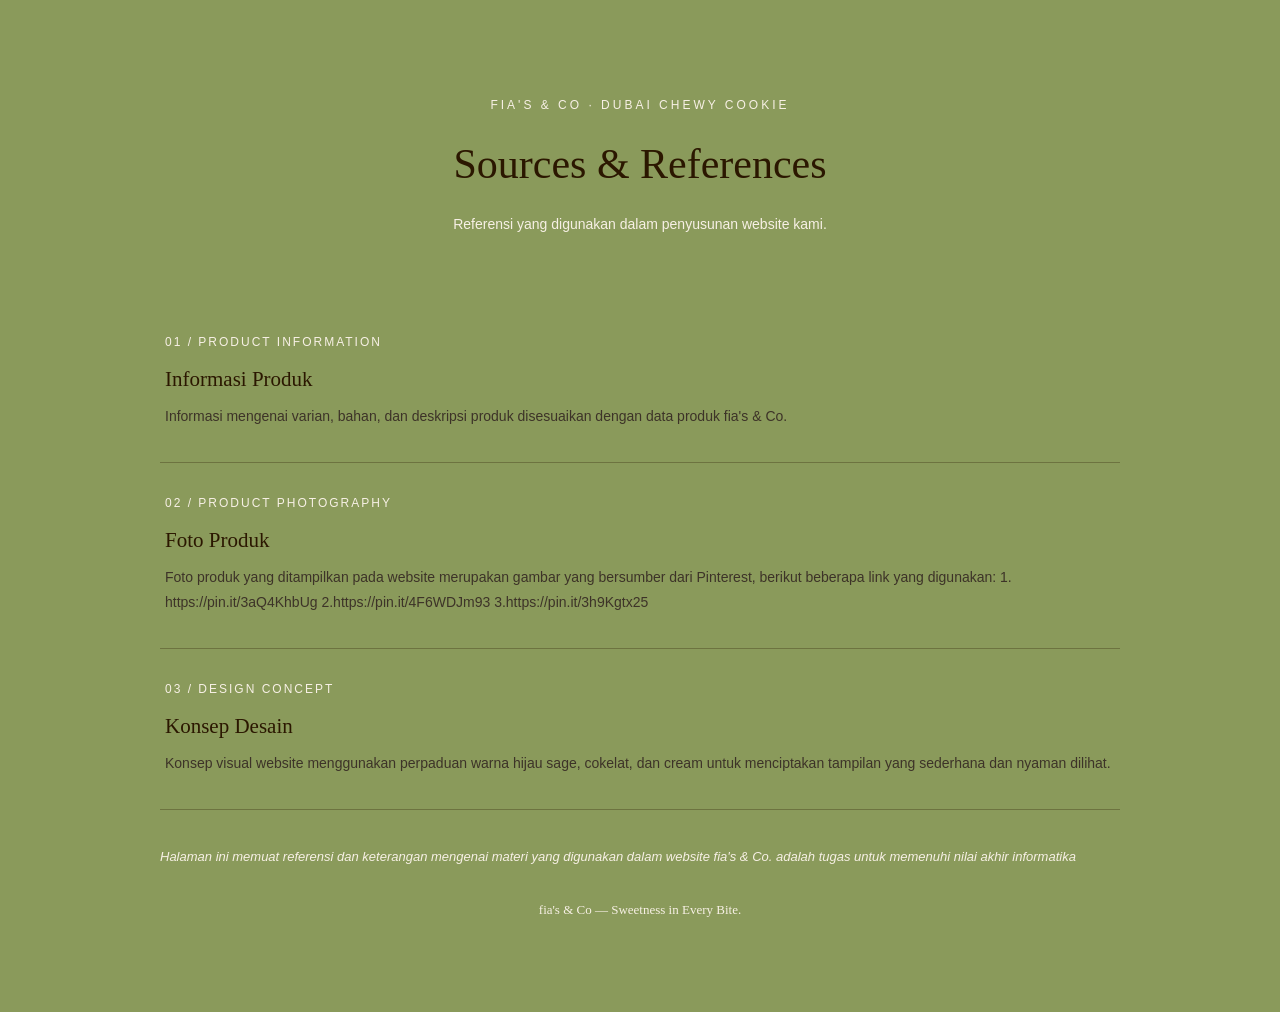
<file: sumber.html>
<!DOCTYPE html>
<html lang="id">
<head>
    <meta charset="UTF-8">
    <meta name="viewport" content="width=device-width, initial-scale=1.0">
    <title>Sumber | fia's & Co</title>

    <style>
        * {
            margin: 0;
            padding: 0;
            box-sizing: border-box;
        }

        body {
            font-family: Arial, sans-serif;
            background-color: #8A9A5B;
            color: #2B1700;
            line-height: 1.8;
        }

        .sumber-container {
            width: 90%;
            max-width: 1000px;
            margin: 40px auto;
            padding: 20px;
        }

        .sumber-header {
            text-align: center;
            padding: 35px 15px;
            margin-bottom: 30px;
        }

        .sumber-header p {
            font-size: 12px;
            letter-spacing: 3px;
            text-transform: uppercase;
            color: #F7F0E5;
        }

        .sumber-header h1 {
            font-family: Georgia, serif;
            font-size: 42px;
            font-weight: normal;
            margin: 10px 0;
            color: #2B1700;
        }

        .sumber-header .subtitle {
            font-size: 14px;
            letter-spacing: 0;
            text-transform: none;
        }

        .sumber-list {
            display: flex;
            flex-direction: column;
            gap: 0;
        }

        .sumber-item {
            padding: 25px 5px;
            border-bottom: 1px solid rgba(43, 23, 0, 0.3);
            transition: padding-left 0.3s ease;
        }

        .sumber-item:hover {
            padding-left: 15px;
        }

        .nomor {
            font-size: 12px;
            color: #F7F0E5;
            letter-spacing: 2px;
        }

        .sumber-item h2 {
            font-family: Georgia, serif;
            font-size: 21px;
            font-weight: normal;
            margin: 5px 0;
        }

        .sumber-item p {
            font-size: 14px;
            color: #3D3328;
            margin-bottom: 8px;
        }

        .sumber-item a {
            color: #F7F0E5;
            text-decoration: none;
            font-size: 13px;
            border-bottom: 1px solid #F7F0E5;
            padding-bottom: 3px;
        }

        .sumber-item a:hover {
            color: #2B1700;
            border-color: #2B1700;
        }

        .catatan {
            margin-top: 35px;
            font-size: 13px;
            color: #F7F0E5;
            font-style: italic;
        }

        .footer-sumber {
            text-align: center;
            padding: 30px 10px;
            font-family: Georgia, serif;
            font-size: 13px;
            color: #F7F0E5;
        }

        @media (max-width: 600px) {
            .sumber-header h1 {
                font-size: 32px;
            }

            .sumber-container {
                width: 95%;
                padding: 10px;
            }

            .sumber-item h2 {
                font-size: 18px;
            }
        }
    </style>
</head>

<body>

    <main class="sumber-container">

        <header class="sumber-header">
            <p>fia's & Co · Dubai Chewy Cookie</p>
            <h1>Sources & References</h1>
            <p class="subtitle">
                Referensi yang digunakan dalam penyusunan website kami.
            </p>
        </header>

        <section class="sumber-list">

            <article class="sumber-item">
                <span class="nomor">01 / PRODUCT INFORMATION</span>
                <h2>Informasi Produk</h2>
                <p>
                    Informasi mengenai varian, bahan, dan deskripsi produk
                    disesuaikan dengan data produk fia's & Co.
                </p>
            </article>

            <article class="sumber-item">
                <span class="nomor">02 / PRODUCT PHOTOGRAPHY</span>
                <h2>Foto Produk</h2>
                <p>
                    Foto produk yang ditampilkan pada website merupakan
                   gambar yang bersumber dari Pinterest, berikut beberapa link yang digunakan:
                   1. https://pin.it/3aQ4KhbUg
                   2.https://pin.it/4F6WDJm93
                   3.https://pin.it/3h9Kgtx25
                    
                </p>
            </article>

                        <article class="sumber-item">
                <span class="nomor">03 / DESIGN CONCEPT</span>
                <h2>Konsep Desain</h2>
                <p>
                    Konsep visual website menggunakan perpaduan warna
                    hijau sage, cokelat, dan cream untuk menciptakan
                    tampilan yang sederhana dan nyaman dilihat.
                </p>
            </article>

        </section>

        <p class="catatan">
            Halaman ini memuat referensi dan keterangan mengenai
            materi yang digunakan dalam website fia's & Co. adalah tugas untuk memenuhi nilai akhir informatika
        </p>

        <footer class="footer-sumber">
            fia's & Co — Sweetness in Every Bite.
        </footer>

    </main>

</body>
</html>
</file>
<file: style.css>
/* =========================
   RESET
   ========================= */

* {
    margin: 0;
    padding: 0;
    box-sizing: border-box;
}


/* =========================
   BODY
   ========================= */

body {
    font-family: Times New Roman, sans-serif;
    background-color: #8A9A5B;
    color: #333;
}


/* =========================
   HEADER
   ========================= */

header {
    background: linear-gradient(rgba(0, 0, 0, 0.45), rgba(0, 0, 0, 0.45)),
    url("img/header1.jpg");

  background-size: cover;
  background-position: center;
  background-repeat:no-repeat;
    color: white;
    text-align: center;
    padding: 120px 20px;
}

header h1 {
    margin-bottom: 10px;
    font-size: 32px;
}

header p {
    font-size: 16px;
}


/* =========================
   MENU NAVIGASI
   ========================= */

nav {
    background-color: #2B1700;

    text-align: center;

    padding: 10px;
}

nav a {
    display: inline-block;

    color: white;
    text-decoration: none;

    padding: 12px 25px;

    margin: 3px;

    border-radius: 5px;

    transition: 0.3s;
}


/* Saat mouse diarahkan ke menu */

nav a:hover {
    background-color: #2B1700;
}


/* =========================
   AREA KONTEN
   ========================= */

main {
    width: 100%;

    margin: 25px auto;

    background-color: transparent;

    padding: 20px;

    border-radius: 0;

    box-shadow: none;
}

main h2 {
    text-align: center;

    margin-bottom: 20px;

    color: #2B1700;

}


/* =========================
   IFRAME
   ========================= */

iframe {
    width: 100%;

    height: 500px;

    border: none;

    border-radius: 0;

    background-color: transparent;
}


/* =========================
   FOOTER
   ========================= */

footer {
    background-color: #2B1700;

    color: white;

    text-align: center;

    padding: 20px;

    margin-top: 20px;
}

footer p {
    margin: 0;
}


/* =========================
   RESPONSIVE
   ========================= */

@media screen and (max-width: 600px) {

    header h1 {
        font-size: 24px;
    }

    nav a {
        display: block;

        margin: 5px 20px;
    }

    main {
        width: 95%;
    }

    iframe {
        height: 400px;
    }
}
</file>
